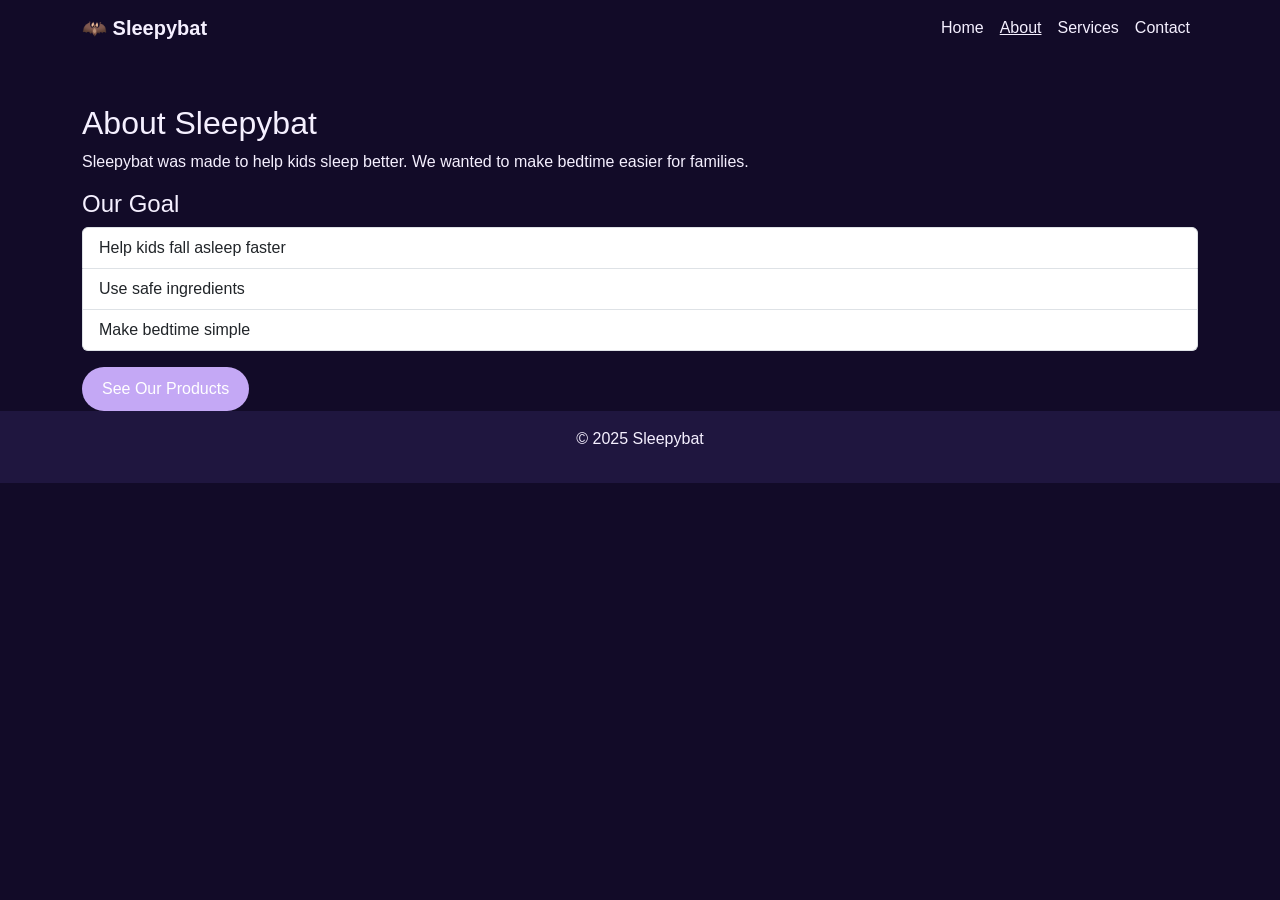
<file: about.html>
<!DOCTYPE html>
<html lang="en">
<head>
  <meta charset="UTF-8">
  <meta name="viewport" content="width=device-width, initial-scale=1.0">
  <title>About Sleepybat</title>

  <link href="https://cdn.jsdelivr.net/npm/bootstrap@5.3.0/dist/css/bootstrap.min.css" rel="stylesheet">
<link rel="stylesheet" href="style.css">
</head>

<body>

<nav class="navbar navbar-expand-lg navbar-dark bg-dark">
  <div class="container">
    <a class="navbar-brand" href="#">🦇 Sleepybat</a>
    <ul class="navbar-nav ms-auto">
      <li class="nav-item"><a class="nav-link" href="index.html">Home</a></li>
      <li class="nav-item"><a class="nav-link active" href="about.html">About</a></li>
      <li class="nav-item"><a class="nav-link" href="services.html">Services</a></li>
      <li class="nav-item"><a class="nav-link" href="contact.html">Contact</a></li>
    </ul>
  </div>
</nav>

<section class="container mt-5">
  <h2>About Sleepybat</h2>

  <p>
    Sleepybat was made to help kids sleep better.
    We wanted to make bedtime easier for families.
  </p>

  <h4>Our Goal</h4>
  <ul class="list-group">
    <li class="list-group-item">Help kids fall asleep faster</li>
    <li class="list-group-item">Use safe ingredients</li>
    <li class="list-group-item">Make bedtime simple</li>
  </ul>

  <a href="services.html" class="btn btn-primary mt-3">See Our Products</a>
</section>

<footer class="text-center p-3">
  <p>© 2025 Sleepybat</p>
</footer>

</body>
</html>
</file>
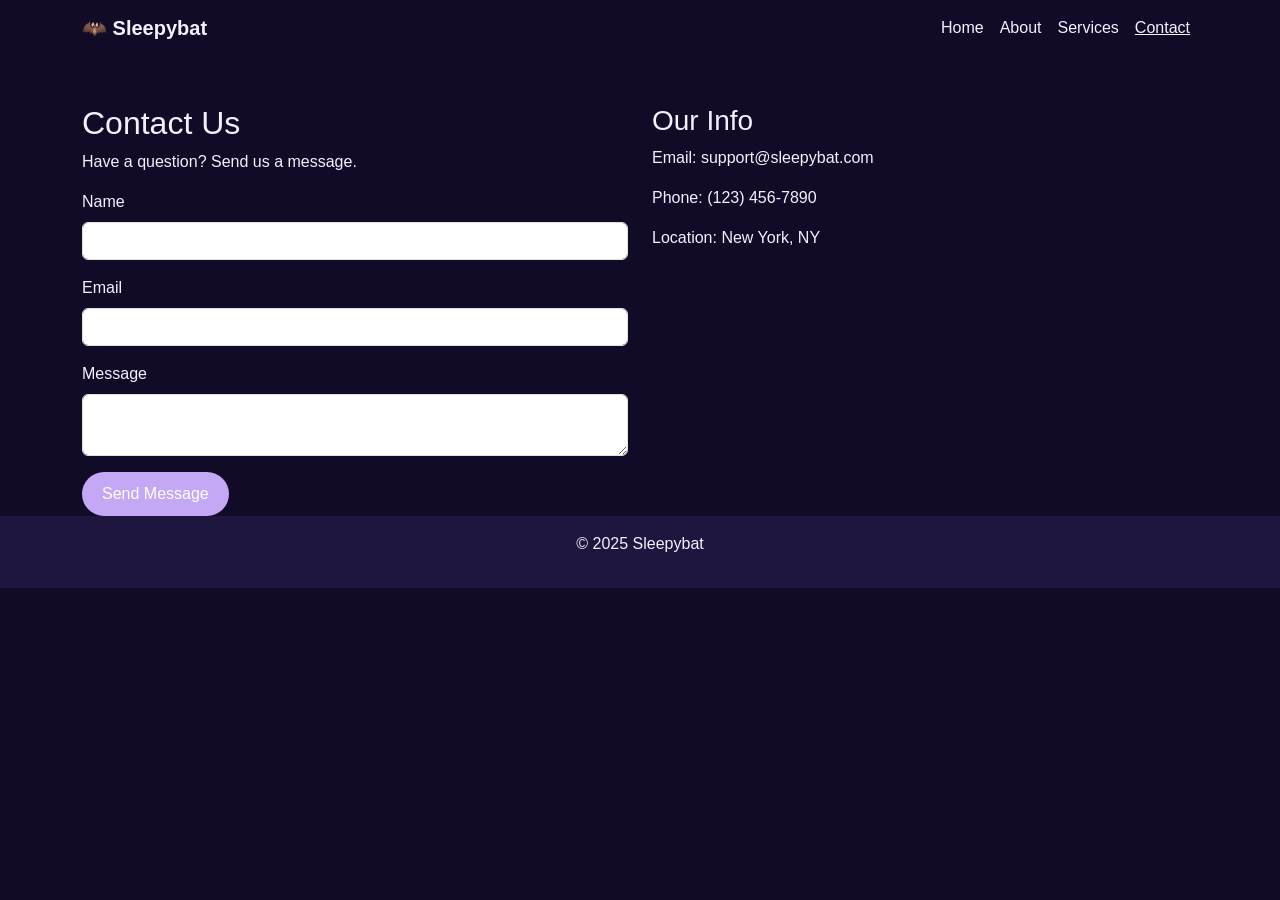
<file: contact.html>
<!DOCTYPE html>
<html lang="en">
<head>
  <meta charset="UTF-8">
  <meta name="viewport" content="width=device-width, initial-scale=1.0">
  <title>Contact Sleepybat</title>

<link href="https://cdn.jsdelivr.net/npm/bootstrap@5.3.0/dist/css/bootstrap.min.css" rel="stylesheet">
<link rel="stylesheet" href="style.css">
</head>

<body>

<nav class="navbar navbar-expand-lg navbar-dark bg-dark">
  <div class="container">
    <a class="navbar-brand" href="#">🦇 Sleepybat</a>
    <ul class="navbar-nav ms-auto">
      <li class="nav-item"><a class="nav-link" href="index.html">Home</a></li>
      <li class="nav-item"><a class="nav-link" href="about.html">About</a></li>
      <li class="nav-item"><a class="nav-link" href="services.html">Services</a></li>
      <li class="nav-item"><a class="nav-link active" href="contact.html">Contact</a></li>
    </ul>
  </div>
</nav>

<section class="container mt-5">
  <div class="row">

    <!-- Form -->
    <div class="col-md-6">
      <h2>Contact Us</h2>
      <p>Have a question? Send us a message.</p>

      <form>
        <div class="mb-3">
          <label for="name" class="form-label">Name</label>
          <input type="text" id="name" class="form-control" required>
        </div>

        <div class="mb-3">
          <label for="email" class="form-label">Email</label>
          <input type="email" id="email" class="form-control" required>
        </div>

        <div class="mb-3">
          <label for="message" class="form-label">Message</label>
          <textarea id="message" class="form-control" required></textarea>
        </div>

        <button class="btn btn-primary">Send Message</button>
      </form>
    </div>

    <!-- Info -->
    <div class="col-md-6">
      <h3>Our Info</h3>
      <p>Email: support@sleepybat.com</p>
      <p>Phone: (123) 456-7890</p>
      <p>Location: New York, NY</p>
    </div>

  </div>
</section>

<footer class="text-center p-3">
  <p>© 2025 Sleepybat</p>
</footer>

</body>
</html>
</file>
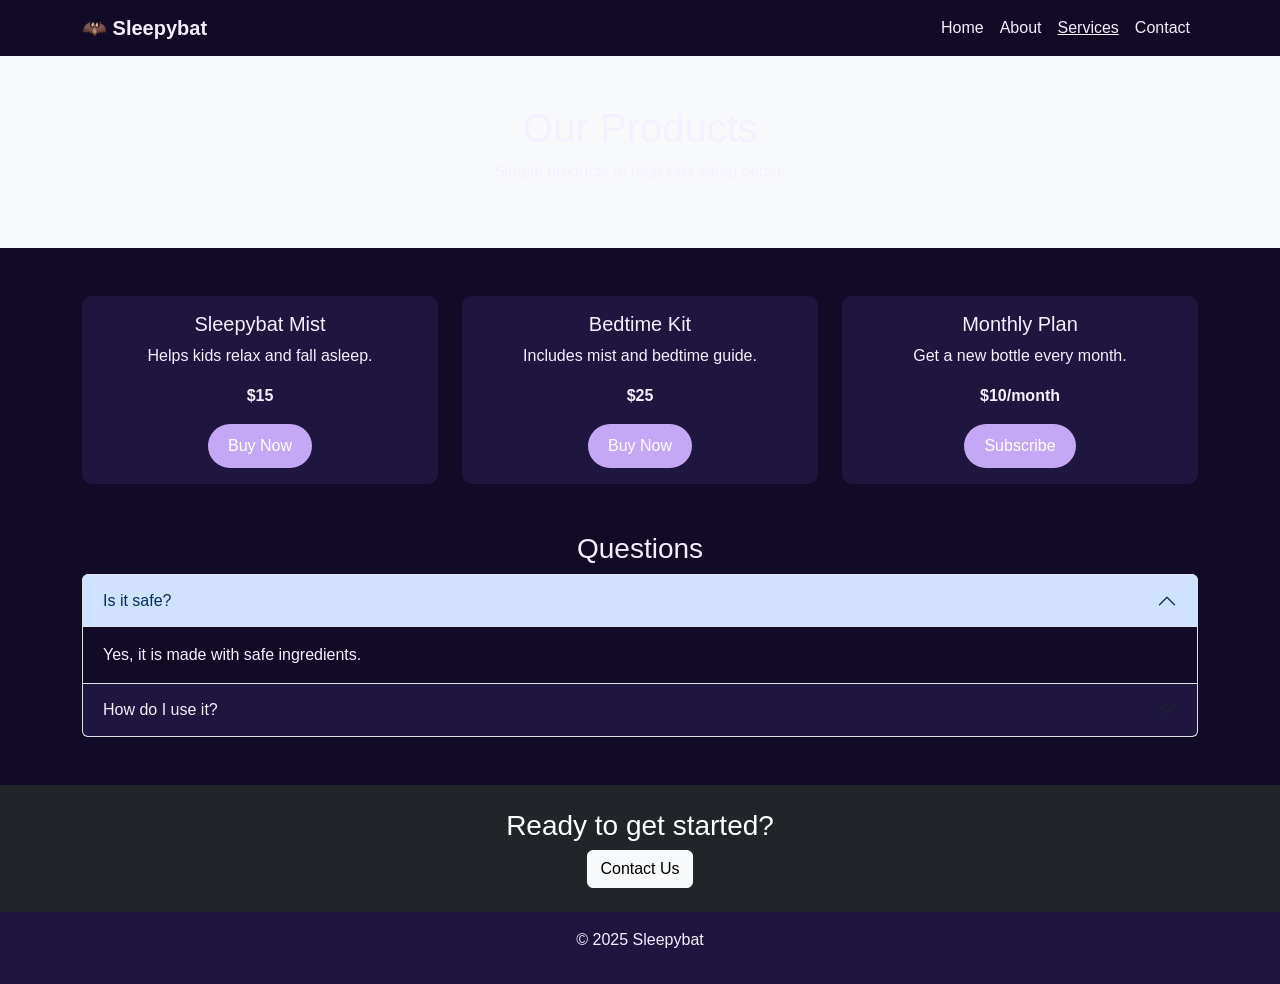
<file: services.html>
<!DOCTYPE html>
<html lang="en">
<head>
  <meta charset="UTF-8">
  <meta name="viewport" content="width=device-width, initial-scale=1.0">
  <title>Sleepybat - Services</title>

  <link href="https://cdn.jsdelivr.net/npm/bootstrap@5.3.0/dist/css/bootstrap.min.css" rel="stylesheet">
  <link rel="stylesheet" href="style.css">
</head>

<body>

<!-- Navbar -->
<nav class="navbar navbar-expand-lg navbar-dark bg-dark">
  <div class="container">
    <a class="navbar-brand" href="#">🦇 Sleepybat</a>
    <ul class="navbar-nav ms-auto">
      <li class="nav-item"><a class="nav-link" href="index.html">Home</a></li>
      <li class="nav-item"><a class="nav-link" href="about.html">About</a></li>
      <li class="nav-item"><a class="nav-link active" href="services.html">Services</a></li>
      <li class="nav-item"><a class="nav-link" href="contact.html">Contact</a></li>
    </ul>
  </div>
</nav>

<!-- Header -->
<section class="text-center p-5 bg-light">
  <h1>Our Products</h1>
  <p>Simple products to help kids sleep better.</p>
</section>

<!-- Cards -->
<section class="container mt-5">
  <div class="row text-center">

    <div class="col-md-4">
      <div class="card">
        <div class="card-body">
          <h5>Sleepybat Mist</h5>
          <p>Helps kids relax and fall asleep.</p>
          <p><strong>$15</strong></p>
          <a href="contact.html" class="btn btn-primary">Buy Now</a>
        </div>
      </div>
    </div>

    <div class="col-md-4">
      <div class="card">
        <div class="card-body">
          <h5>Bedtime Kit</h5>
          <p>Includes mist and bedtime guide.</p>
          <p><strong>$25</strong></p>
          <a href="contact.html" class="btn btn-primary">Buy Now</a>
        </div>
      </div>
    </div>

    <div class="col-md-4">
      <div class="card">
        <div class="card-body">
          <h5>Monthly Plan</h5>
          <p>Get a new bottle every month.</p>
          <p><strong>$10/month</strong></p>
          <a href="contact.html" class="btn btn-primary">Subscribe</a>
        </div>
      </div>
    </div>

  </div>
</section>

<!-- Accordion (extra interactive) -->
<section class="container mt-5">
  <h3 class="text-center">Questions</h3>

  <div class="accordion" id="faq">

    <div class="accordion-item">
      <h2 class="accordion-header">
        <button class="accordion-button" data-bs-toggle="collapse" data-bs-target="#q1">
          Is it safe?
        </button>
      </h2>
      <div id="q1" class="accordion-collapse collapse show">
        <div class="accordion-body">
          Yes, it is made with safe ingredients.
        </div>
      </div>
    </div>

    <div class="accordion-item">
      <h2 class="accordion-header">
        <button class="accordion-button collapsed" data-bs-toggle="collapse" data-bs-target="#q2">
          How do I use it?
        </button>
      </h2>
      <div id="q2" class="accordion-collapse collapse">
        <div class="accordion-body">
          Spray it before bedtime.
        </div>
      </div>
    </div>

  </div>
</section>

<!-- CTA -->
<section class="text-center bg-dark text-white p-4 mt-5">
  <h3>Ready to get started?</h3>
  <a href="contact.html" class="btn btn-light">Contact Us</a>
</section>

<!-- Footer -->
<footer class="text-center p-3">
  <p>© 2025 Sleepybat</p>
</footer>

<script src="https://cdn.jsdelivr.net/npm/bootstrap@5.3.0/dist/js/bootstrap.bundle.min.js"></script>

</body>
</html>
</file>
<file: style.css>
body {
  background-color: #120b28;
  color: #f5f0ff;
  font-family: Nunito, sans-serif;
}

/* Navbar */
.navbar {
  background-color: #120b28 !important;
}

.navbar-brand {
  color: #f5f0ff !important;
  font-weight: bold;
}

.nav-link {
  color: #f5f0ff !important;
}

.nav-link.active {
  text-decoration: underline;
}

/* Hero + Sections */
.hero {
  text-align: center;
  padding: 100px 20px;
}

.section {
  padding: 60px 20px;
}

.section-title {
  text-align: center;
  margin-bottom: 30px;
}

/* Cards */
.card {
  background: #1f163f;
  color: #f5f0ff;
  border: none;
  border-radius: 10px;
}

/* Buttons */
.btn-primary {
  background: #c4a8f5;
  border: none;
  padding: 10px 20px;
  border-radius: 30px;
}

.btn-primary:hover {
  background: #b293e6;
}

/* Accordion */
.accordion-button {
  background-color: #1f163f;
  color: #f5f0ff;
}

.accordion-body {
  background-color: #120b28;
  color: #f5f0ff;
}

/* Footer */
footer {
  text-align: center;
  padding: 20px;
  background-color: #1f163f;
}
</file>
